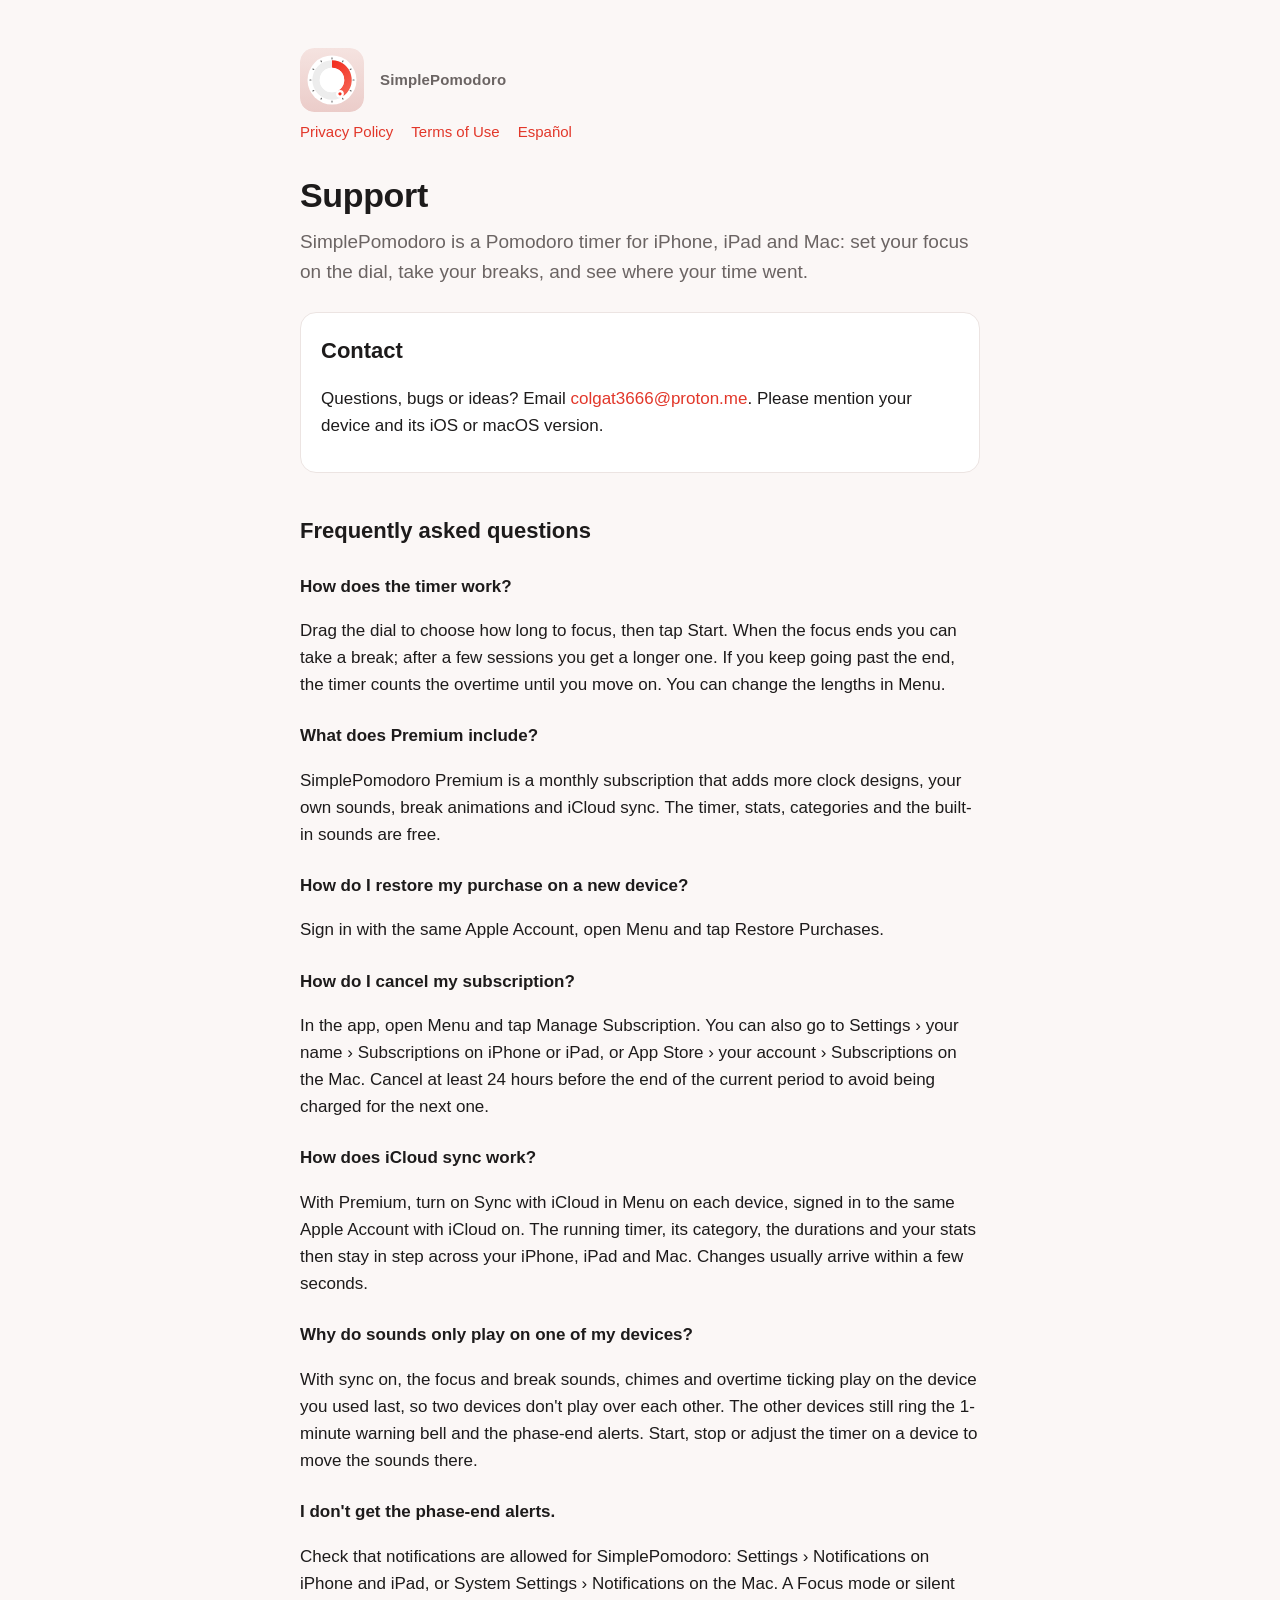
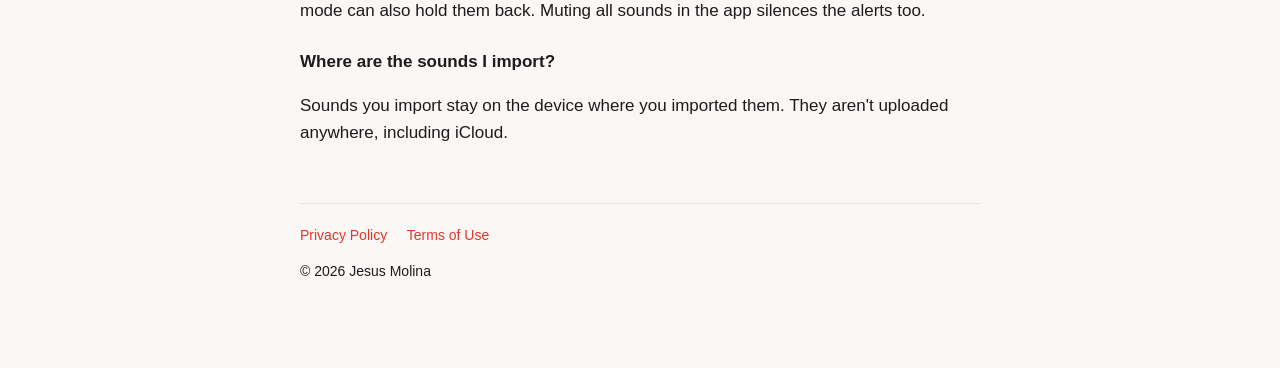
<file: index.html>
<!doctype html>
<html lang="en">
<head>
  <meta charset="utf-8">
  <meta name="viewport" content="width=device-width, initial-scale=1">
  <title>SimplePomodoro Support</title>
  <meta name="description" content="Help and contact for SimplePomodoro, a Pomodoro timer for iPhone, iPad and Mac.">
  <link rel="icon" href="logo.svg" type="image/svg+xml">
  <link rel="alternate" hreflang="es" href="es/">
  <link rel="stylesheet" href="style.css">
</head>
<body>
<main>
  <header>
    <img src="logo.svg" alt="">
    <span class="name">SimplePomodoro</span>
  </header>
  <nav>
    <a href="privacy.html">Privacy Policy</a>
    <a href="https://www.apple.com/legal/internet-services/itunes/dev/stdeula/">Terms of Use</a>
    <a href="es/" hreflang="es" lang="es">Español</a>
  </nav>

  <h1>Support</h1>
  <p class="lede">SimplePomodoro is a Pomodoro timer for iPhone, iPad and Mac: set your focus on the dial, take your breaks, and see where your time went.</p>

  <div class="card">
    <h2>Contact</h2>
    <p>Questions, bugs or ideas? Email <a href="mailto:colgat3666@proton.me">colgat3666@proton.me</a>. Please mention your device and its iOS or macOS version.</p>
  </div>

  <h2>Frequently asked questions</h2>

  <h3>How does the timer work?</h3>
  <p>Drag the dial to choose how long to focus, then tap Start. When the focus ends you can take a break; after a few sessions you get a longer one. If you keep going past the end, the timer counts the overtime until you move on. You can change the lengths in Menu.</p>

  <h3>What does Premium include?</h3>
  <p>SimplePomodoro Premium is a monthly subscription that adds more clock designs, your own sounds, break animations and iCloud sync. The timer, stats, categories and the built-in sounds are free.</p>

  <h3>How do I restore my purchase on a new device?</h3>
  <p>Sign in with the same Apple Account, open Menu and tap Restore Purchases.</p>

  <h3>How do I cancel my subscription?</h3>
  <p>In the app, open Menu and tap Manage Subscription. You can also go to Settings › your name › Subscriptions on iPhone or iPad, or App Store › your account › Subscriptions on the Mac. Cancel at least 24 hours before the end of the current period to avoid being charged for the next one.</p>

  <h3>How does iCloud sync work?</h3>
  <p>With Premium, turn on Sync with iCloud in Menu on each device, signed in to the same Apple Account with iCloud on. The running timer, its category, the durations and your stats then stay in step across your iPhone, iPad and Mac. Changes usually arrive within a few seconds.</p>

  <h3>Why do sounds only play on one of my devices?</h3>
  <p>With sync on, the focus and break sounds, chimes and overtime ticking play on the device you used last, so two devices don't play over each other. The other devices still ring the 1-minute warning bell and the phase-end alerts. Start, stop or adjust the timer on a device to move the sounds there.</p>

  <h3>I don't get the phase-end alerts.</h3>
  <p>Check that notifications are allowed for SimplePomodoro: Settings › Notifications on iPhone and iPad, or System Settings › Notifications on the Mac. A Focus mode or silent mode can also hold them back. Muting all sounds in the app silences the alerts too.</p>

  <h3>Where are the sounds I import?</h3>
  <p>Sounds you import stay on the device where you imported them. They aren't uploaded anywhere, including iCloud.</p>

  <footer>
    <a href="privacy.html">Privacy Policy</a>
    <a href="https://www.apple.com/legal/internet-services/itunes/dev/stdeula/">Terms of Use</a>
    <p>© 2026 Jesus Molina</p>
  </footer>
</main>
</body>
</html>
</file>
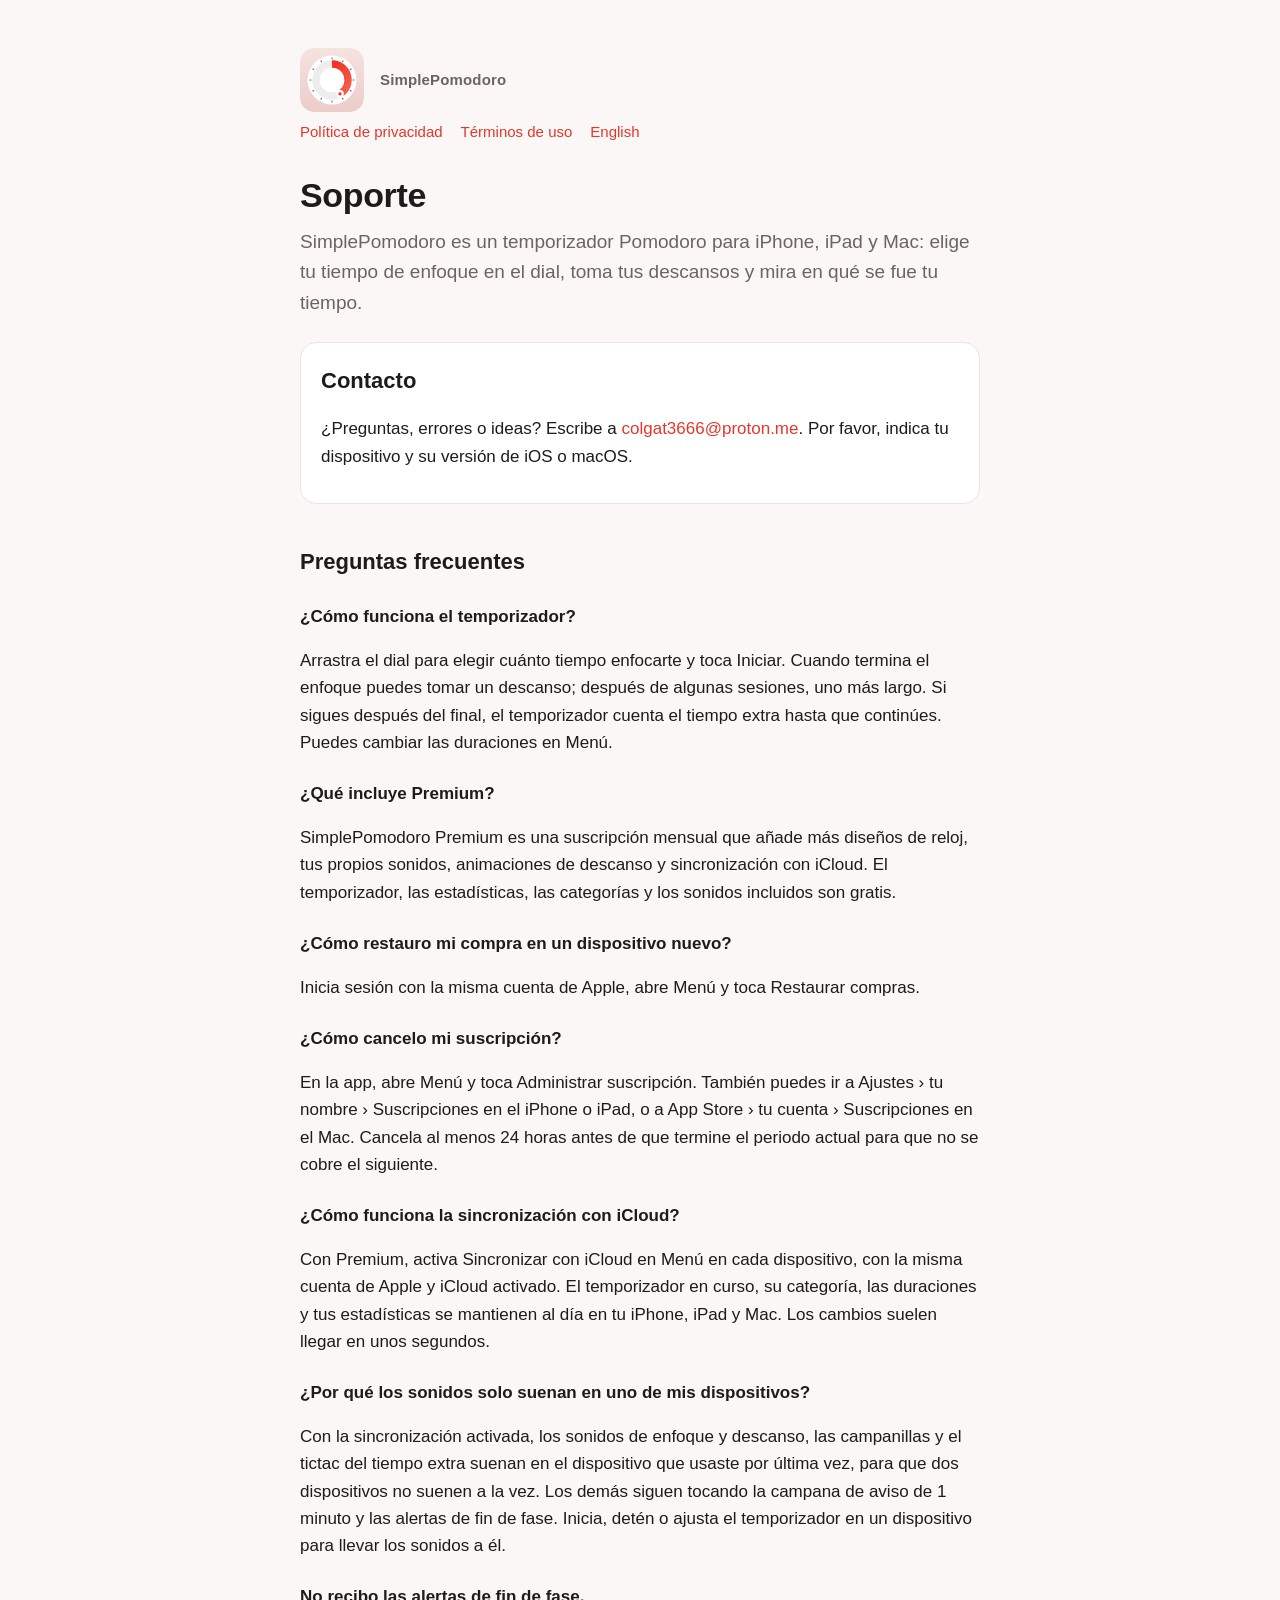
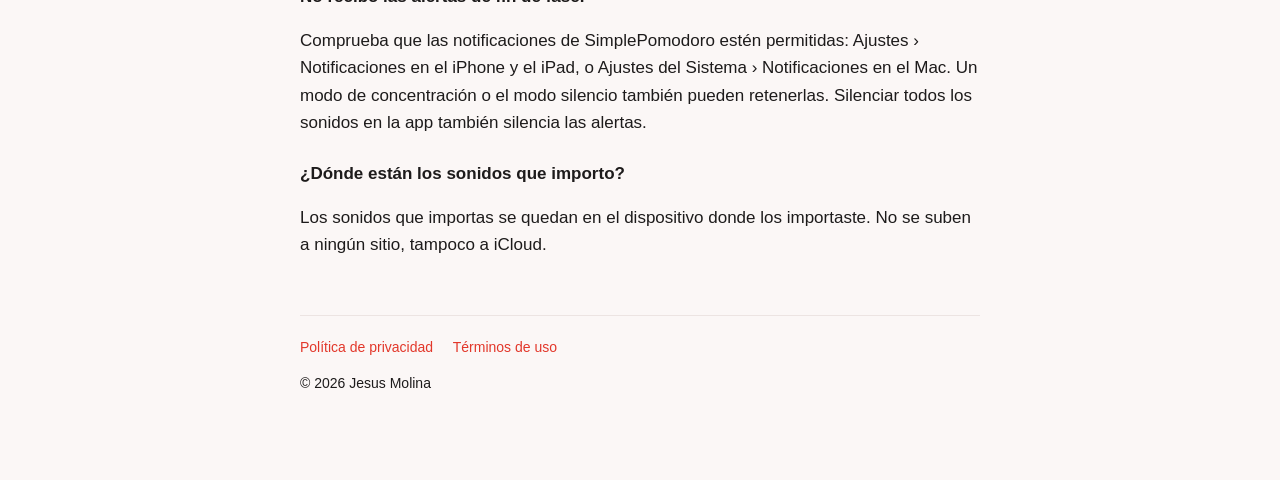
<file: es/index.html>
<!doctype html>
<html lang="es">
<head>
  <meta charset="utf-8">
  <meta name="viewport" content="width=device-width, initial-scale=1">
  <title>Soporte de SimplePomodoro</title>
  <meta name="description" content="Ayuda y contacto de SimplePomodoro, un temporizador Pomodoro para iPhone, iPad y Mac.">
  <link rel="icon" href="../logo.svg" type="image/svg+xml">
  <link rel="alternate" hreflang="en" href="../">
  <link rel="stylesheet" href="../style.css">
</head>
<body>
<main>
  <header>
    <img src="../logo.svg" alt="">
    <span class="name">SimplePomodoro</span>
  </header>
  <nav>
    <a href="privacy.html">Política de privacidad</a>
    <a href="https://www.apple.com/legal/internet-services/itunes/dev/stdeula/">Términos de uso</a>
    <a href="../" hreflang="en" lang="en">English</a>
  </nav>

  <h1>Soporte</h1>
  <p class="lede">SimplePomodoro es un temporizador Pomodoro para iPhone, iPad y Mac: elige tu tiempo de enfoque en el dial, toma tus descansos y mira en qué se fue tu tiempo.</p>

  <div class="card">
    <h2>Contacto</h2>
    <p>¿Preguntas, errores o ideas? Escribe a <a href="mailto:colgat3666@proton.me">colgat3666@proton.me</a>. Por favor, indica tu dispositivo y su versión de iOS o macOS.</p>
  </div>

  <h2>Preguntas frecuentes</h2>

  <h3>¿Cómo funciona el temporizador?</h3>
  <p>Arrastra el dial para elegir cuánto tiempo enfocarte y toca Iniciar. Cuando termina el enfoque puedes tomar un descanso; después de algunas sesiones, uno más largo. Si sigues después del final, el temporizador cuenta el tiempo extra hasta que continúes. Puedes cambiar las duraciones en Menú.</p>

  <h3>¿Qué incluye Premium?</h3>
  <p>SimplePomodoro Premium es una suscripción mensual que añade más diseños de reloj, tus propios sonidos, animaciones de descanso y sincronización con iCloud. El temporizador, las estadísticas, las categorías y los sonidos incluidos son gratis.</p>

  <h3>¿Cómo restauro mi compra en un dispositivo nuevo?</h3>
  <p>Inicia sesión con la misma cuenta de Apple, abre Menú y toca Restaurar compras.</p>

  <h3>¿Cómo cancelo mi suscripción?</h3>
  <p>En la app, abre Menú y toca Administrar suscripción. También puedes ir a Ajustes › tu nombre › Suscripciones en el iPhone o iPad, o a App Store › tu cuenta › Suscripciones en el Mac. Cancela al menos 24 horas antes de que termine el periodo actual para que no se cobre el siguiente.</p>

  <h3>¿Cómo funciona la sincronización con iCloud?</h3>
  <p>Con Premium, activa Sincronizar con iCloud en Menú en cada dispositivo, con la misma cuenta de Apple y iCloud activado. El temporizador en curso, su categoría, las duraciones y tus estadísticas se mantienen al día en tu iPhone, iPad y Mac. Los cambios suelen llegar en unos segundos.</p>

  <h3>¿Por qué los sonidos solo suenan en uno de mis dispositivos?</h3>
  <p>Con la sincronización activada, los sonidos de enfoque y descanso, las campanillas y el tictac del tiempo extra suenan en el dispositivo que usaste por última vez, para que dos dispositivos no suenen a la vez. Los demás siguen tocando la campana de aviso de 1 minuto y las alertas de fin de fase. Inicia, detén o ajusta el temporizador en un dispositivo para llevar los sonidos a él.</p>

  <h3>No recibo las alertas de fin de fase.</h3>
  <p>Comprueba que las notificaciones de SimplePomodoro estén permitidas: Ajustes › Notificaciones en el iPhone y el iPad, o Ajustes del Sistema › Notificaciones en el Mac. Un modo de concentración o el modo silencio también pueden retenerlas. Silenciar todos los sonidos en la app también silencia las alertas.</p>

  <h3>¿Dónde están los sonidos que importo?</h3>
  <p>Los sonidos que importas se quedan en el dispositivo donde los importaste. No se suben a ningún sitio, tampoco a iCloud.</p>

  <footer>
    <a href="privacy.html">Política de privacidad</a>
    <a href="https://www.apple.com/legal/internet-services/itunes/dev/stdeula/">Términos de uso</a>
    <p>© 2026 Jesus Molina</p>
  </footer>
</main>
</body>
</html>
</file>
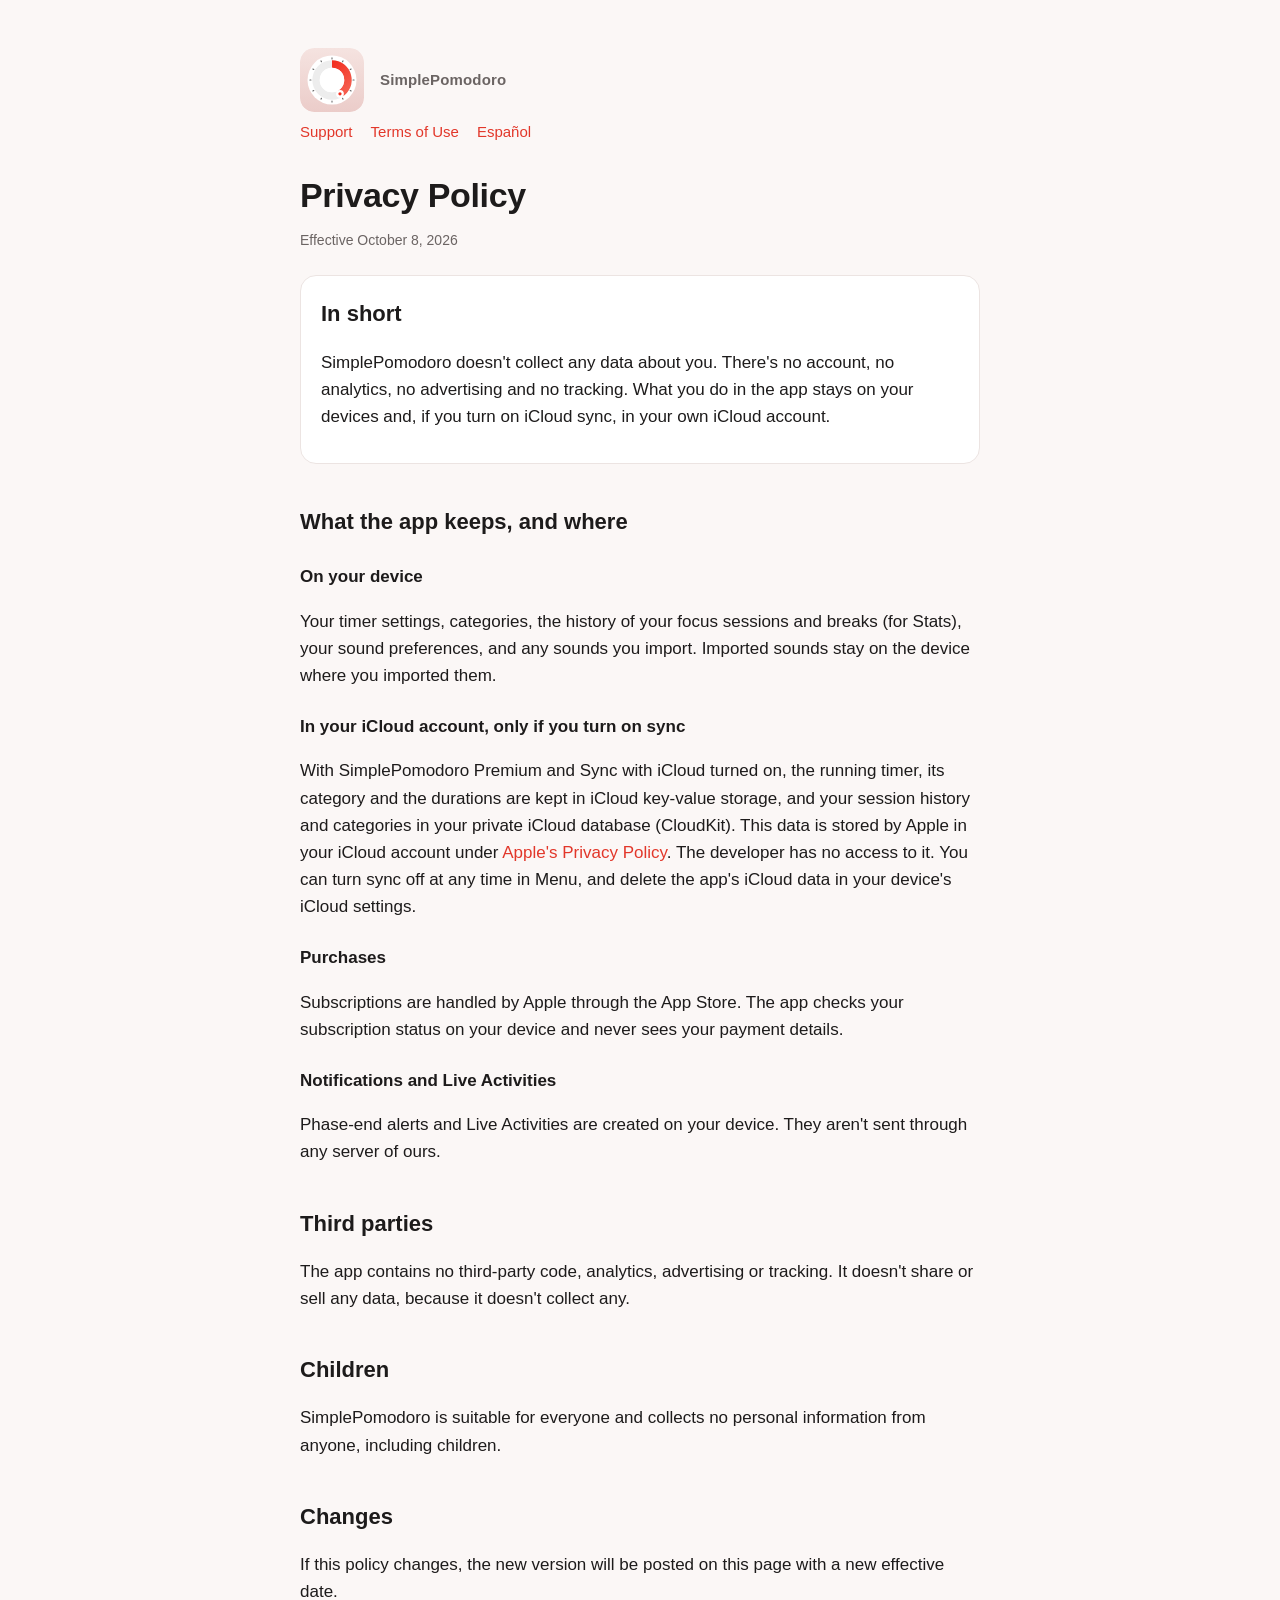
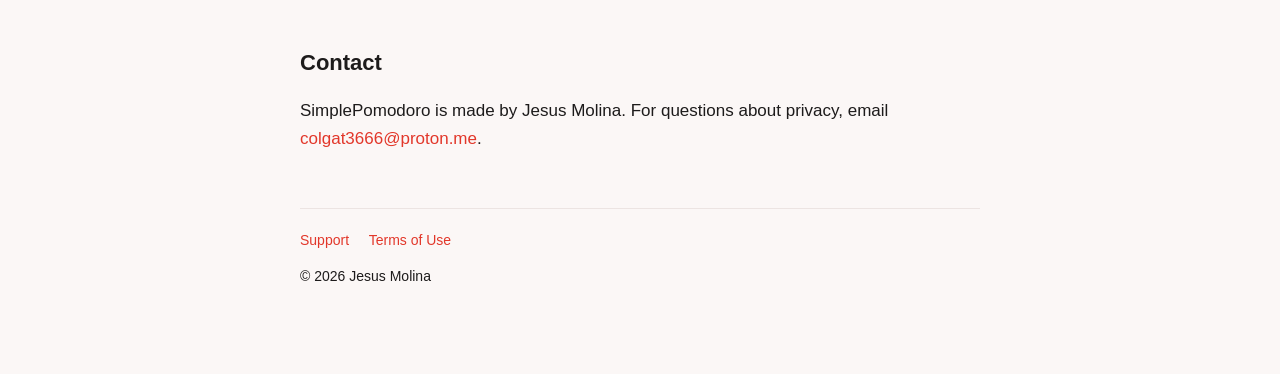
<file: privacy.html>
<!doctype html>
<html lang="en">
<head>
  <meta charset="utf-8">
  <meta name="viewport" content="width=device-width, initial-scale=1">
  <title>SimplePomodoro Privacy Policy</title>
  <meta name="description" content="SimplePomodoro doesn't collect your data.">
  <link rel="icon" href="logo.svg" type="image/svg+xml">
  <link rel="alternate" hreflang="es" href="es/privacy.html">
  <link rel="stylesheet" href="style.css">
</head>
<body>
<main>
  <header>
    <img src="logo.svg" alt="">
    <span class="name">SimplePomodoro</span>
  </header>
  <nav>
    <a href="./">Support</a>
    <a href="https://www.apple.com/legal/internet-services/itunes/dev/stdeula/">Terms of Use</a>
    <a href="es/privacy.html" hreflang="es" lang="es">Español</a>
  </nav>

  <h1>Privacy Policy</h1>
  <p class="updated">Effective October 8, 2026</p>

  <div class="card">
    <h2>In short</h2>
    <p>SimplePomodoro doesn't collect any data about you. There's no account, no analytics, no advertising and no tracking. What you do in the app stays on your devices and, if you turn on iCloud sync, in your own iCloud account.</p>
  </div>

  <h2>What the app keeps, and where</h2>
  <h3>On your device</h3>
  <p>Your timer settings, categories, the history of your focus sessions and breaks (for Stats), your sound preferences, and any sounds you import. Imported sounds stay on the device where you imported them.</p>

  <h3>In your iCloud account, only if you turn on sync</h3>
  <p>With SimplePomodoro Premium and Sync with iCloud turned on, the running timer, its category and the durations are kept in iCloud key-value storage, and your session history and categories in your private iCloud database (CloudKit). This data is stored by Apple in your iCloud account under <a href="https://www.apple.com/legal/privacy/">Apple's Privacy Policy</a>. The developer has no access to it. You can turn sync off at any time in Menu, and delete the app's iCloud data in your device's iCloud settings.</p>

  <h3>Purchases</h3>
  <p>Subscriptions are handled by Apple through the App Store. The app checks your subscription status on your device and never sees your payment details.</p>

  <h3>Notifications and Live Activities</h3>
  <p>Phase-end alerts and Live Activities are created on your device. They aren't sent through any server of ours.</p>

  <h2>Third parties</h2>
  <p>The app contains no third-party code, analytics, advertising or tracking. It doesn't share or sell any data, because it doesn't collect any.</p>

  <h2>Children</h2>
  <p>SimplePomodoro is suitable for everyone and collects no personal information from anyone, including children.</p>

  <h2>Changes</h2>
  <p>If this policy changes, the new version will be posted on this page with a new effective date.</p>

  <h2>Contact</h2>
  <p>SimplePomodoro is made by Jesus Molina. For questions about privacy, email <a href="mailto:colgat3666@proton.me">colgat3666@proton.me</a>.</p>

  <footer>
    <a href="./">Support</a>
    <a href="https://www.apple.com/legal/internet-services/itunes/dev/stdeula/">Terms of Use</a>
    <p>© 2026 Jesus Molina</p>
  </footer>
</main>
</body>
</html>
</file>
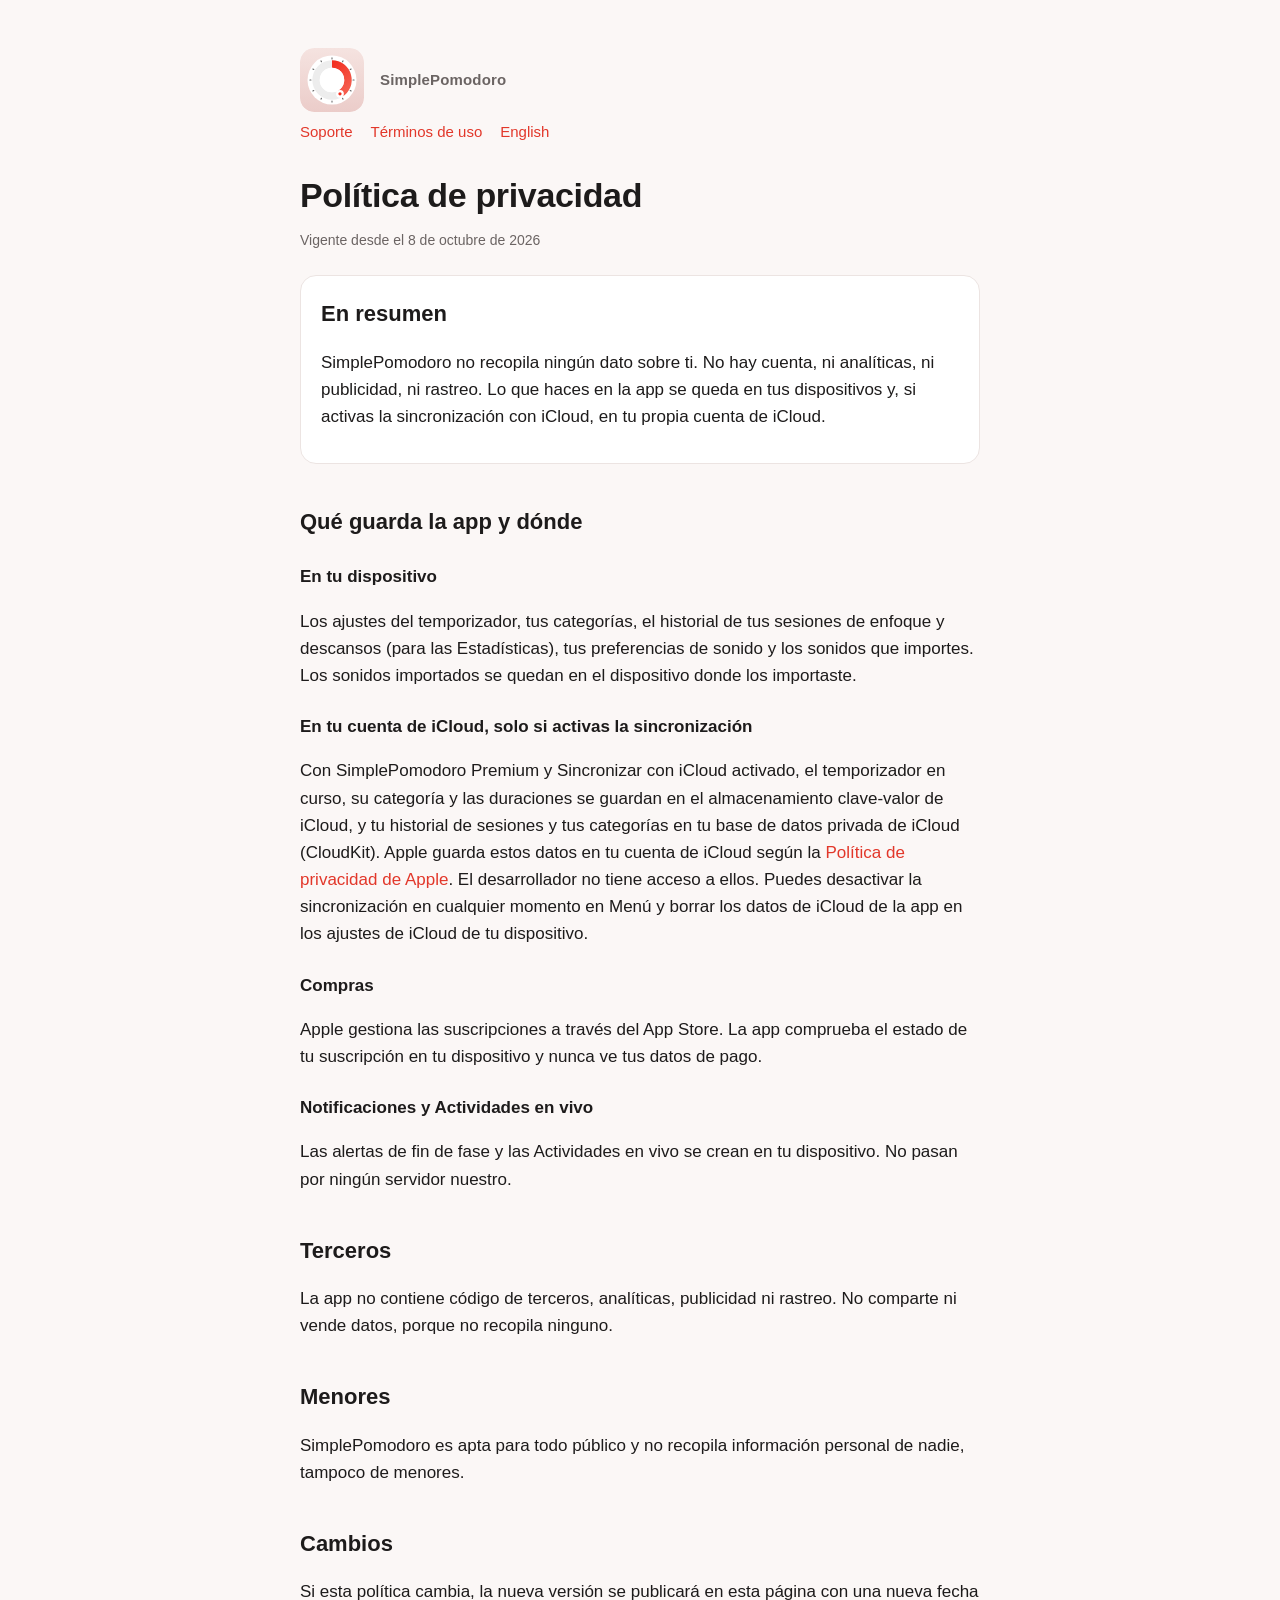
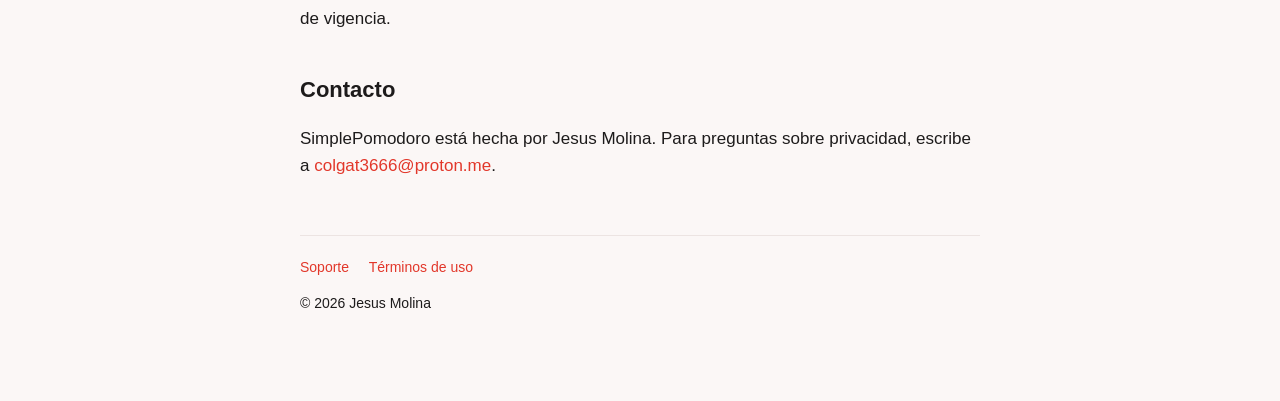
<file: es/privacy.html>
<!doctype html>
<html lang="es">
<head>
  <meta charset="utf-8">
  <meta name="viewport" content="width=device-width, initial-scale=1">
  <title>Política de privacidad de SimplePomodoro</title>
  <meta name="description" content="SimplePomodoro no recopila tus datos.">
  <link rel="icon" href="../logo.svg" type="image/svg+xml">
  <link rel="alternate" hreflang="en" href="../privacy.html">
  <link rel="stylesheet" href="../style.css">
</head>
<body>
<main>
  <header>
    <img src="../logo.svg" alt="">
    <span class="name">SimplePomodoro</span>
  </header>
  <nav>
    <a href="./">Soporte</a>
    <a href="https://www.apple.com/legal/internet-services/itunes/dev/stdeula/">Términos de uso</a>
    <a href="../privacy.html" hreflang="en" lang="en">English</a>
  </nav>

  <h1>Política de privacidad</h1>
  <p class="updated">Vigente desde el 8 de octubre de 2026</p>

  <div class="card">
    <h2>En resumen</h2>
    <p>SimplePomodoro no recopila ningún dato sobre ti. No hay cuenta, ni analíticas, ni publicidad, ni rastreo. Lo que haces en la app se queda en tus dispositivos y, si activas la sincronización con iCloud, en tu propia cuenta de iCloud.</p>
  </div>

  <h2>Qué guarda la app y dónde</h2>
  <h3>En tu dispositivo</h3>
  <p>Los ajustes del temporizador, tus categorías, el historial de tus sesiones de enfoque y descansos (para las Estadísticas), tus preferencias de sonido y los sonidos que importes. Los sonidos importados se quedan en el dispositivo donde los importaste.</p>

  <h3>En tu cuenta de iCloud, solo si activas la sincronización</h3>
  <p>Con SimplePomodoro Premium y Sincronizar con iCloud activado, el temporizador en curso, su categoría y las duraciones se guardan en el almacenamiento clave-valor de iCloud, y tu historial de sesiones y tus categorías en tu base de datos privada de iCloud (CloudKit). Apple guarda estos datos en tu cuenta de iCloud según la <a href="https://www.apple.com/es/legal/privacy/">Política de privacidad de Apple</a>. El desarrollador no tiene acceso a ellos. Puedes desactivar la sincronización en cualquier momento en Menú y borrar los datos de iCloud de la app en los ajustes de iCloud de tu dispositivo.</p>

  <h3>Compras</h3>
  <p>Apple gestiona las suscripciones a través del App Store. La app comprueba el estado de tu suscripción en tu dispositivo y nunca ve tus datos de pago.</p>

  <h3>Notificaciones y Actividades en vivo</h3>
  <p>Las alertas de fin de fase y las Actividades en vivo se crean en tu dispositivo. No pasan por ningún servidor nuestro.</p>

  <h2>Terceros</h2>
  <p>La app no contiene código de terceros, analíticas, publicidad ni rastreo. No comparte ni vende datos, porque no recopila ninguno.</p>

  <h2>Menores</h2>
  <p>SimplePomodoro es apta para todo público y no recopila información personal de nadie, tampoco de menores.</p>

  <h2>Cambios</h2>
  <p>Si esta política cambia, la nueva versión se publicará en esta página con una nueva fecha de vigencia.</p>

  <h2>Contacto</h2>
  <p>SimplePomodoro está hecha por Jesus Molina. Para preguntas sobre privacidad, escribe a <a href="mailto:colgat3666@proton.me">colgat3666@proton.me</a>.</p>

  <footer>
    <a href="./">Soporte</a>
    <a href="https://www.apple.com/legal/internet-services/itunes/dev/stdeula/">Términos de uso</a>
    <p>© 2026 Jesus Molina</p>
  </footer>
</main>
</body>
</html>
</file>
<file: style.css>
:root {
  --bg: #fbf7f6;
  --surface: #ffffff;
  --text: #1d1b1b;
  --muted: #6b6463;
  --line: #ece4e2;
  --accent: #e2372a;
  color-scheme: light dark;
}
@media (prefers-color-scheme: dark) {
  :root {
    --bg: #121111;
    --surface: #1d1b1b;
    --text: #f3eeed;
    --muted: #a69d9b;
    --line: #2e2a29;
    --accent: #ff5a4b;
  }
}
* { box-sizing: border-box; }
html { -webkit-text-size-adjust: 100%; }
body {
  margin: 0;
  background: var(--bg);
  color: var(--text);
  font: 17px/1.6 -apple-system, BlinkMacSystemFont, "SF Pro Text", "Helvetica Neue", Arial, sans-serif;
}
main { max-width: 720px; margin: 0 auto; padding: 48px 20px 72px; }
header { display: flex; align-items: center; gap: 16px; margin-bottom: 8px; }
header img { width: 64px; height: 64px; border-radius: 14px; }
header .name { font-size: 15px; font-weight: 600; color: var(--muted); letter-spacing: .01em; }
nav { display: flex; flex-wrap: wrap; gap: 6px 18px; font-size: 15px; margin: 4px 0 32px; }
h1 { font-size: 34px; line-height: 1.15; margin: 0; letter-spacing: -.01em; }
h2 { font-size: 22px; margin: 40px 0 8px; }
h3 { font-size: 17px; margin: 24px 0 4px; }
p, li { color: var(--text); }
.lede { font-size: 19px; color: var(--muted); margin: 12px 0 0; }
.updated { font-size: 14px; color: var(--muted); }
a { color: var(--accent); text-decoration: none; }
a:hover { text-decoration: underline; }
.card {
  background: var(--surface);
  border: 1px solid var(--line);
  border-radius: 16px;
  padding: 4px 20px 16px;
  margin-top: 24px;
}
ul { padding-left: 22px; }
footer { margin-top: 56px; padding-top: 20px; border-top: 1px solid var(--line); font-size: 14px; color: var(--muted); }
footer a { margin-right: 16px; }
.card > h2:first-child { margin-top: 16px; }
</file>
